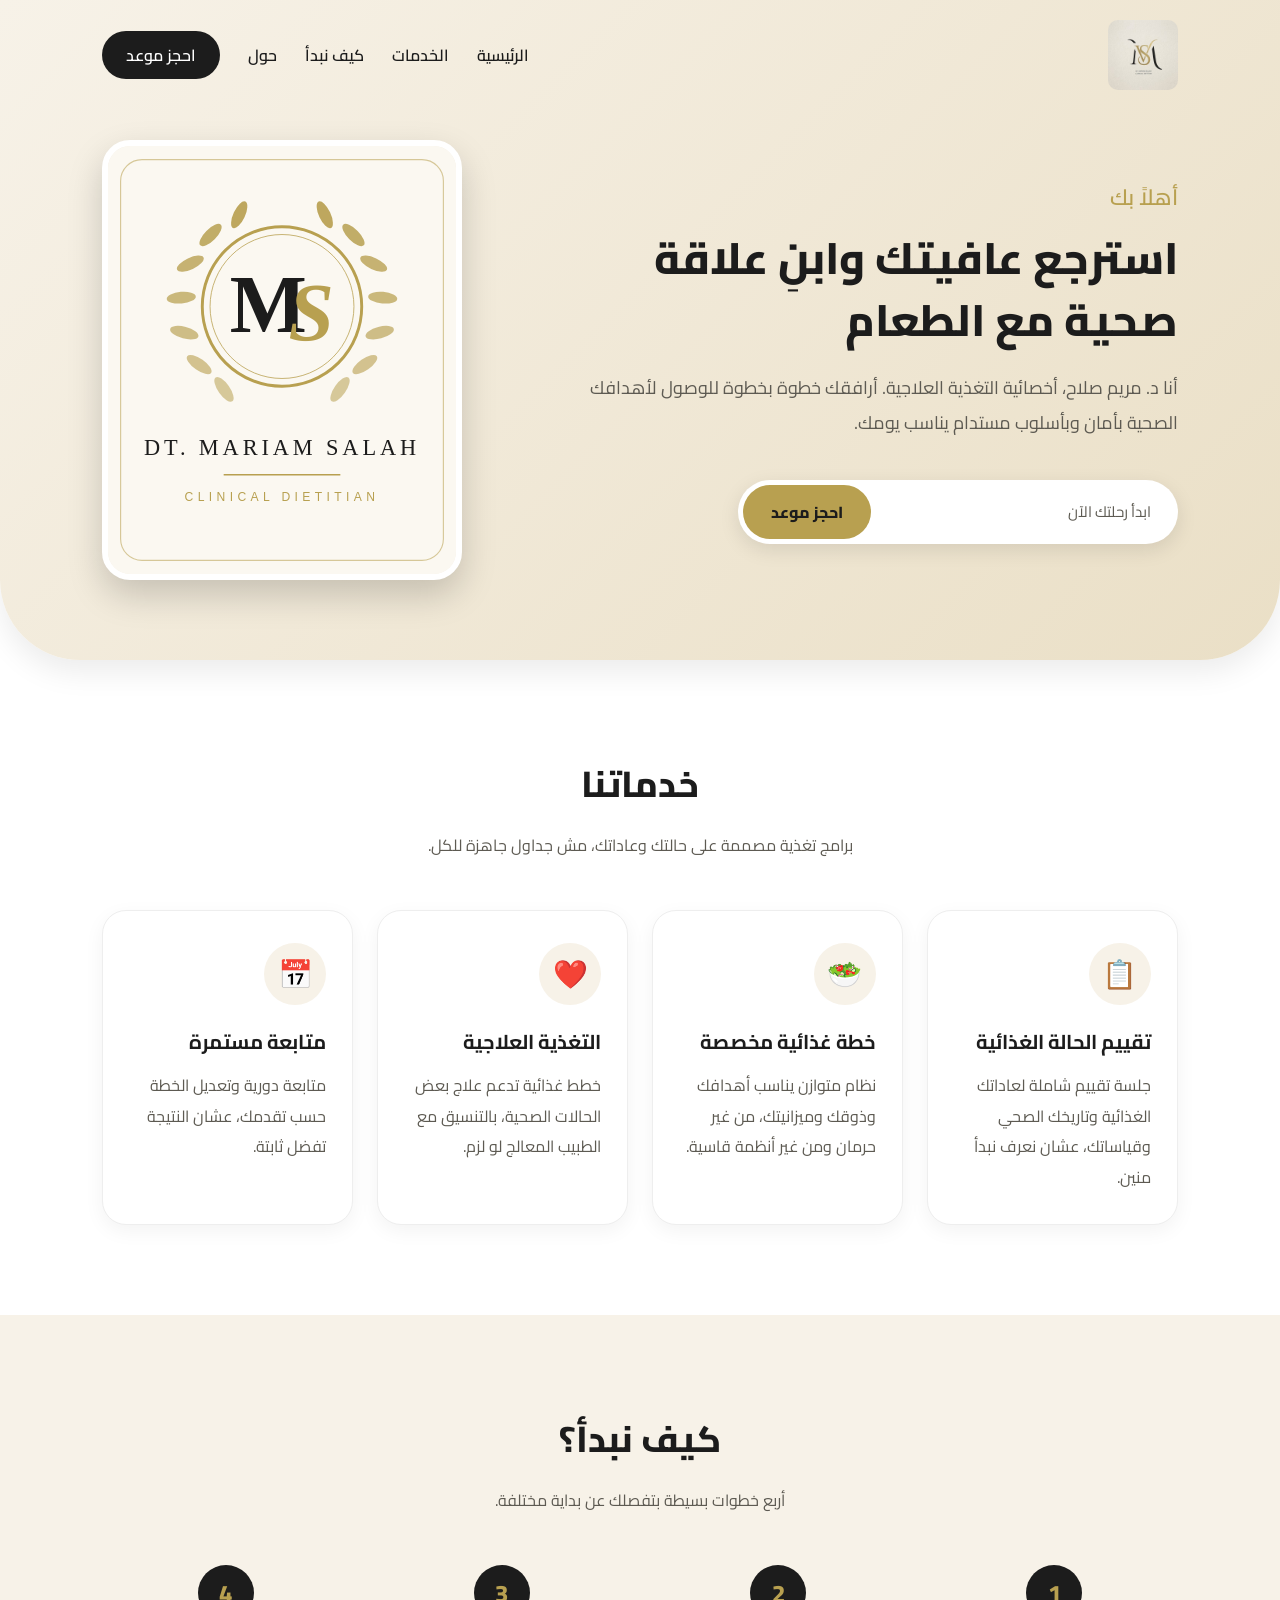
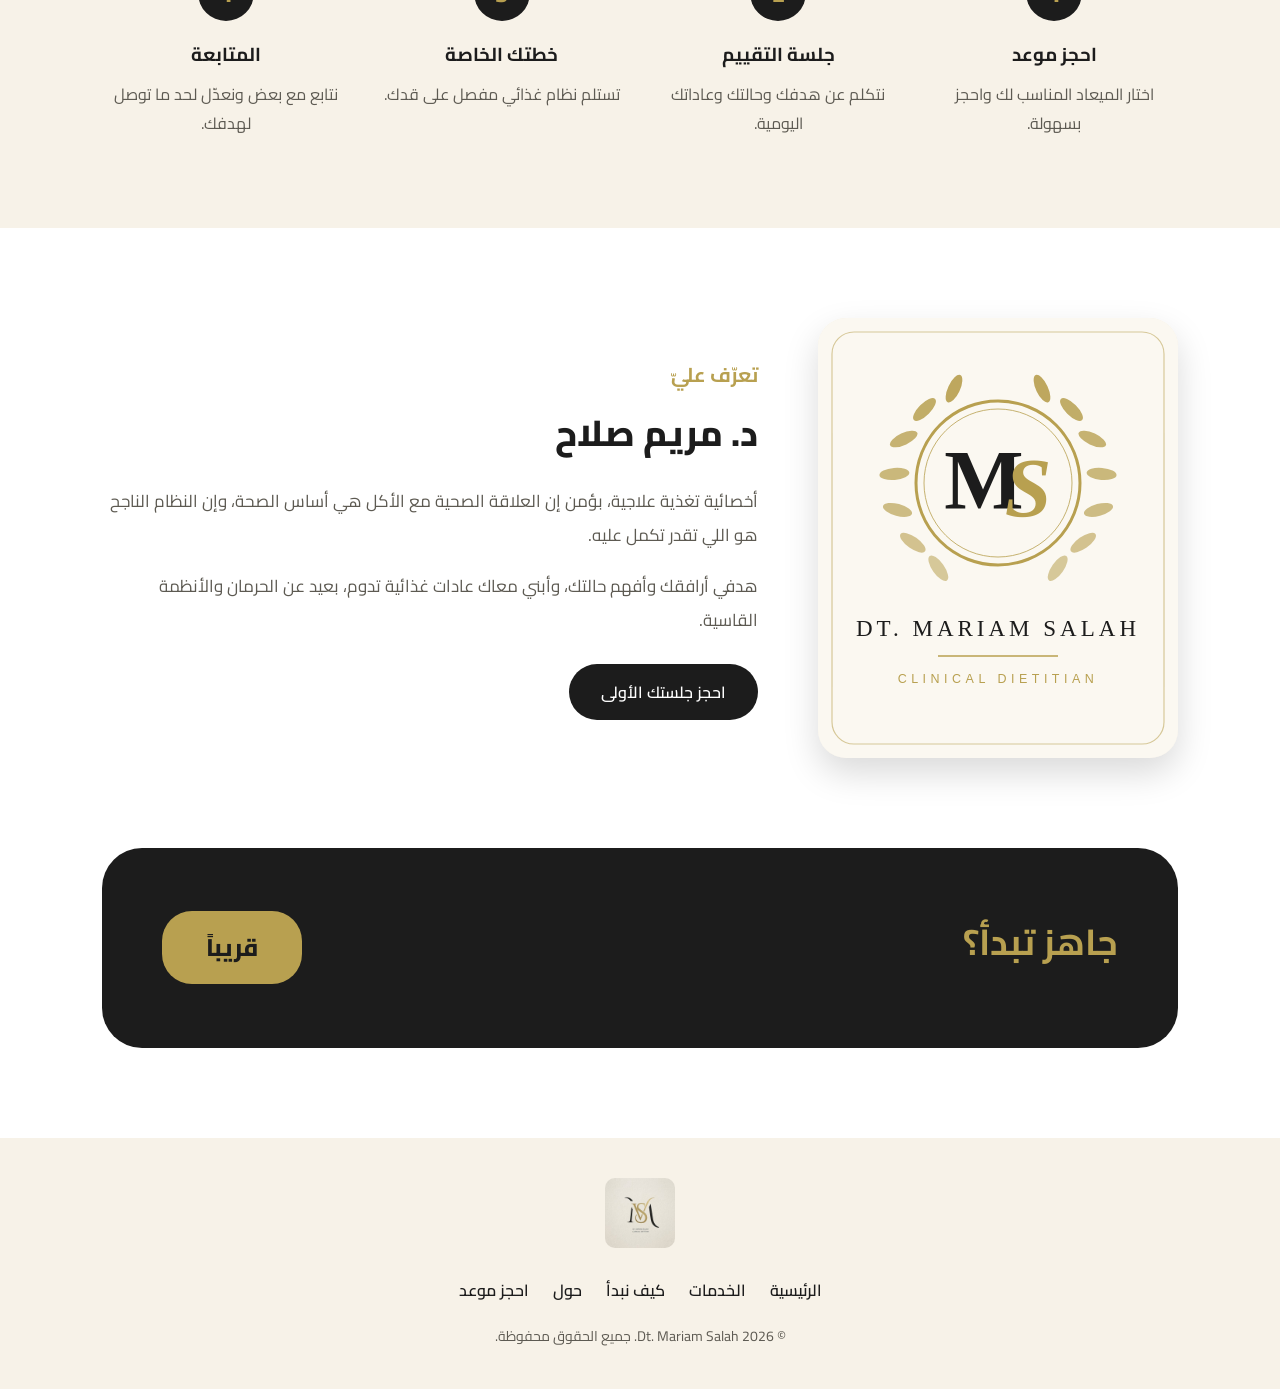
<file: index.html>
<!DOCTYPE html>
<html lang="ar" dir="rtl">
<head>
    <meta charset="UTF-8">
    <meta name="viewport" content="width=device-width, initial-scale=1.0">
    <title>Dt. Mariam Salah | أخصائية تغذية علاجية</title>
    <link rel="preconnect" href="https://fonts.googleapis.com">
    <link href="https://fonts.googleapis.com/css2?family=Cairo:wght@400;600;800&display=swap" rel="stylesheet">
    <style>
/* ألوان مأخوذة من اللوجو: كريمي + دهبي + أسود
   غيّر الألوان من هنا فقط */
:root {
    --bg-1: #f7f2e8;      /* كريمي فاتح */
    --bg-2: #eadfc6;      /* كريمي أغمق (للتدرج) */
    --accent: #b8a050;    /* دهبي */
    --dark: #1c1c1c;      /* أسود */
    --text: #2b2b2b;
    --muted: #5d5a52;
}

* {
    box-sizing: border-box;
}

body {
    margin: 0;
    font-family: 'Cairo', Arial, sans-serif;
    background: #fff;
    color: var(--text);
}

/* القسم الرئيسي: خلفية كريمي بتدرج وحواف سفلية مدورة */
.hero {
    background: linear-gradient(135deg, var(--bg-1), var(--bg-2));
    border-radius: 0 0 80px 80px;
    padding: 20px 8% 80px;
    box-shadow: 0 12px 30px rgba(0, 0, 0, 0.08);
}

/* الهيدر */
.header {
    display: flex;
    justify-content: space-between;
    align-items: center;
}

.logo {
    height: 70px;
    width: auto;
    border-radius: 10px;
    object-fit: contain;
}

.header-links {
    display: flex;
    align-items: center;
    gap: 28px;
}

.header-links a {
    color: var(--dark);
    text-decoration: none;
    font-size: 16px;
    font-weight: 600;
    transition: color 0.2s;
}

.header-links a:hover {
    color: var(--accent);
}

/* زرار على شكل كبسولة */
.header-links .btn-pill {
    background: var(--dark);
    color: #fff;
    padding: 9px 24px;
    border-radius: 30px;
}

.header-links .btn-pill:hover {
    background: var(--accent);
    color: #fff;
}

/* المحتوى: نص + صورة */
.hero-content {
    display: flex;
    justify-content: space-between;
    align-items: center;
    gap: 50px;
    margin-top: 50px;
}

.hero-text {
    flex: 1;
    max-width: 600px;
}

.hero-text h3 {
    margin: 0 0 10px;
    font-size: 22px;
    font-weight: 600;
    color: var(--accent);
}

.hero-text h1 {
    margin: 0 0 20px;
    font-size: 44px;
    line-height: 1.4;
    font-weight: 800;
    color: var(--dark);
}

.hero-text p {
    margin: 0 0 40px;
    font-size: 18px;
    line-height: 1.9;
    color: var(--muted);
}

/* خانة + زرار على شكل كبسولة */
.pill-form {
    display: flex;
    max-width: 440px;
    background: #fff;
    border-radius: 40px;
    padding: 5px;
    box-shadow: 0 6px 20px rgba(0, 0, 0, 0.1);
}

.pill-form input {
    flex: 1;
    border: none;
    outline: none;
    background: transparent;
    padding: 0 18px;
    font-family: inherit;
    font-size: 15px;
}

.pill-form button {
    border: none;
    background: var(--accent);
    color: var(--dark);
    padding: 12px 28px;
    border-radius: 30px;
    font-family: inherit;
    font-size: 15px;
    font-weight: 800;
    cursor: pointer;
    transition: background 0.2s, color 0.2s;
}

.pill-form button:hover {
    background: var(--dark);
    color: #fff;
}

/* الصورة */
.hero-image img {
    display: block;
    width: 360px;
    height: 440px;
    object-fit: cover;
    border-radius: 28px;
    border: 6px solid #fff;
    box-shadow: 0 15px 35px rgba(0, 0, 0, 0.18);
    background: var(--bg-1);
}

/* ========== باقي الأقسام ========== */
html {
    scroll-behavior: smooth;
}

/* زرار القسم الرئيسي (رابط على شكل كبسولة) */
.pill-link {
    align-items: center;
    justify-content: space-between;
    text-decoration: none;
    color: var(--muted);
    padding: 5px 5px 5px 5px;
}

.pill-link span {
    padding: 0 22px;
    font-size: 15px;
}

.pill-link b {
    background: var(--accent);
    color: var(--dark);
    padding: 12px 28px;
    border-radius: 30px;
    font-weight: 800;
    transition: background 0.2s, color 0.2s;
}

.pill-link:hover b {
    background: var(--dark);
    color: #fff;
}

.section {
    padding: 90px 8%;
}

.section-soft {
    background: var(--bg-1);
}

.section-title {
    margin: 0 0 12px;
    text-align: center;
    font-size: 36px;
    font-weight: 800;
    color: var(--dark);
}

.section-title.align-start {
    text-align: start;
}

.section-sub {
    max-width: 560px;
    margin: 0 auto 50px;
    text-align: center;
    line-height: 1.9;
    color: var(--muted);
}

/* الخدمات */
.services-grid {
    display: grid;
    grid-template-columns: repeat(auto-fit, minmax(240px, 1fr));
    gap: 24px;
}

.card {
    background: #fff;
    border: 1px solid #eee;
    border-radius: 24px;
    padding: 32px 26px;
    box-shadow: 0 6px 20px rgba(0, 0, 0, 0.05);
    transition: transform 0.25s, box-shadow 0.25s;
}

.card:hover {
    transform: translateY(-6px);
    box-shadow: 0 14px 30px rgba(0, 0, 0, 0.1);
}

.icon {
    display: grid;
    place-items: center;
    width: 62px;
    height: 62px;
    margin-bottom: 18px;
    border-radius: 50%;
    background: var(--bg-1);
    font-size: 28px;
}

.card h3 {
    margin: 0 0 10px;
    font-size: 20px;
    color: var(--dark);
}

.card p {
    margin: 0;
    line-height: 1.9;
    color: var(--muted);
}

/* كيف نبدأ */
.steps-grid {
    display: grid;
    grid-template-columns: repeat(auto-fit, minmax(200px, 1fr));
    gap: 30px;
}

.step {
    text-align: center;
}

.step-num {
    display: inline-grid;
    place-items: center;
    width: 56px;
    height: 56px;
    margin-bottom: 16px;
    border-radius: 50%;
    background: var(--dark);
    color: var(--accent);
    font-size: 24px;
    font-weight: 800;
}

.step h3 {
    margin: 0 0 8px;
    color: var(--dark);
}

.step p {
    margin: 0;
    line-height: 1.8;
    color: var(--muted);
}

/* حول */
.about {
    display: flex;
    align-items: center;
    gap: 60px;
}

.about-image img {
    display: block;
    width: 360px;
    height: 440px;
    object-fit: cover;
    border-radius: 28px;
    background: var(--bg-1);
    box-shadow: 0 15px 35px rgba(0, 0, 0, 0.15);
}

.about-text {
    flex: 1;
}

.about-text h3 {
    margin: 0 0 6px;
    font-size: 20px;
    color: var(--accent);
}

.about-text p {
    line-height: 2;
    font-size: 17px;
    color: var(--muted);
}

.btn-solid {
    display: inline-block;
    margin-top: 10px;
    padding: 13px 32px;
    border-radius: 30px;
    background: var(--dark);
    color: #fff;
    text-decoration: none;
    font-weight: 600;
    transition: background 0.2s;
}

.btn-solid:hover {
    background: var(--accent);
}

/* الحجز */
.book {
    display: flex;
    align-items: center;
    justify-content: space-between;
    gap: 50px;
    margin: 0 8% 90px;
    padding: 60px;
    border-radius: 40px;
    background: var(--dark);
    color: #fff;
}

.book-text h2 {
    margin: 0 0 12px;
    font-size: 36px;
    color: var(--accent);
}

.book-text p {
    margin: 0;
    line-height: 1.9;
    color: #ddd;
}

.book-soon {
    padding: 14px 44px;
    border-radius: 30px;
    background: var(--accent);
    color: var(--dark);
    font-size: 24px;
    font-weight: 800;
}

.book-form {
    display: flex;
    flex-direction: column;
    gap: 14px;
    width: 100%;
    max-width: 420px;
}

.book-form input,
.book-form textarea {
    padding: 14px 18px;
    border: none;
    border-radius: 16px;
    outline: none;
    font-family: inherit;
    font-size: 15px;
    resize: none;
}

.book-form button {
    padding: 14px;
    border: none;
    border-radius: 30px;
    background: var(--accent);
    color: var(--dark);
    font-family: inherit;
    font-size: 16px;
    font-weight: 800;
    cursor: pointer;
    transition: background 0.2s, color 0.2s;
}

.book-form button:hover {
    background: #fff;
}

/* الفوتر */
.footer {
    padding: 40px 8%;
    text-align: center;
    background: var(--bg-1);
}

.footer .logo {
    margin-bottom: 18px;
}

.footer-links {
    display: flex;
    justify-content: center;
    flex-wrap: wrap;
    gap: 24px;
    margin-bottom: 18px;
}

.footer-links a {
    color: var(--dark);
    text-decoration: none;
    font-weight: 600;
}

.footer-links a:hover {
    color: var(--accent);
}

.footer p {
    margin: 0;
    font-size: 14px;
    color: var(--muted);
}

@media (max-width: 800px) {
    .section {
        padding: 60px 5%;
    }

    .section-title {
        font-size: 28px;
    }

    .about,
    .book {
        flex-direction: column;
    }

    .about-image img {
        width: 100%;
        max-width: 320px;
        height: 380px;
    }

    .about-text {
        text-align: center;
    }

    .section-title.align-start {
        text-align: center;
    }

    .book {
        margin: 0 5% 60px;
        padding: 36px 24px;
        text-align: center;
    }
}

/* الموبايل */
@media (max-width: 800px) {
    .hero {
        padding: 20px 5% 50px;
        border-radius: 0 0 40px 40px;
    }

    .header {
        flex-direction: column;
        gap: 15px;
    }

    .header-links {
        flex-wrap: wrap;
        justify-content: center;
        gap: 15px;
    }

    .hero-content {
        flex-direction: column-reverse;
    }

    .hero-text h1 {
        font-size: 30px;
    }

    .hero-image img {
        width: 100%;
        max-width: 320px;
        height: 380px;
    }
}

</style>
</head>
<body>

    <!-- ========== القسم الرئيسي ========== -->
    <section class="hero" id="home">

        <header class="header">
            <img class="logo" src="[data-uri]" alt="Dt. Mariam Salah">

            <nav class="header-links">
                <a href="#home">الرئيسية</a>
                <a href="#services">الخدمات</a>
                <a href="#how">كيف نبدأ</a>
                <a href="#about">حول</a>
                <a href="#book" class="btn-pill">احجز موعد</a>
            </nav>
        </header>

        <div class="hero-content">
            <div class="hero-text">
                <h3>أهلاً بك</h3>
                <h1>استرجع عافيتك وابنِ علاقة صحية مع الطعام</h1>
                <p>
                    أنا د. مريم صلاح، أخصائية التغذية العلاجية.
                    أرافقك خطوة بخطوة للوصول لأهدافك الصحية
                    بأمان وبأسلوب مستدام يناسب يومك.
                </p>

                <a href="#book" class="pill-form pill-link">
                    <span>ابدأ رحلتك الآن</span>
                    <b>احجز موعد</b>
                </a>
            </div>

            <div class="hero-image">
                <img src="[data-uri]" alt="Dt. Mariam Salah - Clinical Dietitian">
            </div>
        </div>
    </section>

    <!-- ========== الخدمات ========== -->
    <section class="section" id="services">
        <h2 class="section-title">خدماتنا</h2>
        <p class="section-sub">برامج تغذية مصممة على حالتك وعاداتك، مش جداول جاهزة للكل.</p>

        <div class="services-grid">
            <div class="card">
                <div class="icon">📋</div>
                <h3>تقييم الحالة الغذائية</h3>
                <p>جلسة تقييم شاملة لعاداتك الغذائية وتاريخك الصحي وقياساتك، عشان نعرف نبدأ منين.</p>
            </div>

            <div class="card">
                <div class="icon">🥗</div>
                <h3>خطة غذائية مخصصة</h3>
                <p>نظام متوازن يناسب أهدافك وذوقك وميزانيتك، من غير حرمان ومن غير أنظمة قاسية.</p>
            </div>

            <div class="card">
                <div class="icon">❤️</div>
                <h3>التغذية العلاجية</h3>
                <p>خطط غذائية تدعم علاج بعض الحالات الصحية، بالتنسيق مع الطبيب المعالج لو لزم.</p>
            </div>

            <div class="card">
                <div class="icon">📅</div>
                <h3>متابعة مستمرة</h3>
                <p>متابعة دورية وتعديل الخطة حسب تقدمك، عشان النتيجة تفضل ثابتة.</p>
            </div>
        </div>
    </section>

    <!-- ========== كيف نبدأ ========== -->
    <section class="section section-soft" id="how">
        <h2 class="section-title">كيف نبدأ؟</h2>
        <p class="section-sub">أربع خطوات بسيطة بتفصلك عن بداية مختلفة.</p>

        <div class="steps-grid">
            <div class="step">
                <span class="step-num">1</span>
                <h3>احجز موعد</h3>
                <p>اختار الميعاد المناسب لك واحجز بسهولة.</p>
            </div>
            <div class="step">
                <span class="step-num">2</span>
                <h3>جلسة التقييم</h3>
                <p>نتكلم عن هدفك وحالتك وعاداتك اليومية.</p>
            </div>
            <div class="step">
                <span class="step-num">3</span>
                <h3>خطتك الخاصة</h3>
                <p>تستلم نظام غذائي مفصل على قدك.</p>
            </div>
            <div class="step">
                <span class="step-num">4</span>
                <h3>المتابعة</h3>
                <p>نتابع مع بعض ونعدّل لحد ما توصل لهدفك.</p>
            </div>
        </div>
    </section>

    <!-- ========== حول ========== -->
    <section class="section" id="about">
        <div class="about">
            <div class="about-image">
                <img src="[data-uri]" alt="د. مريم صلاح">
            </div>

            <div class="about-text">
                <h3>تعرّف عليّ</h3>
                <h2 class="section-title align-start">د. مريم صلاح</h2>
                <p>
                    أخصائية تغذية علاجية، بؤمن إن العلاقة الصحية مع الأكل هي أساس
                    الصحة، وإن النظام الناجح هو اللي تقدر تكمل عليه.
                </p>
                <p>
                    هدفي أرافقك وأفهم حالتك، وأبني معاك عادات غذائية تدوم،
                    بعيد عن الحرمان والأنظمة القاسية.
                </p>
                <a href="#book" class="btn-solid">احجز جلستك الأولى</a>
            </div>
        </div>
    </section>

    <!-- ========== احجز موعد ========== -->
    <section class="book" id="book">
        <div class="book-text">
            <h2>جاهز تبدأ؟</h2>
        </div>

        <div class="book-soon">قريباً</div>
    </section>

    <!-- ========== الفوتر ========== -->
    <footer class="footer">
        <img class="logo" src="[data-uri]" alt="Dt. Mariam Salah">
        <nav class="footer-links">
            <a href="#home">الرئيسية</a>
            <a href="#services">الخدمات</a>
            <a href="#how">كيف نبدأ</a>
            <a href="#about">حول</a>
            <a href="#book">احجز موعد</a>
        </nav>
        <p>© 2026 Dt. Mariam Salah. جميع الحقوق محفوظة.</p>
    </footer>

</body>
</html>
</file>
